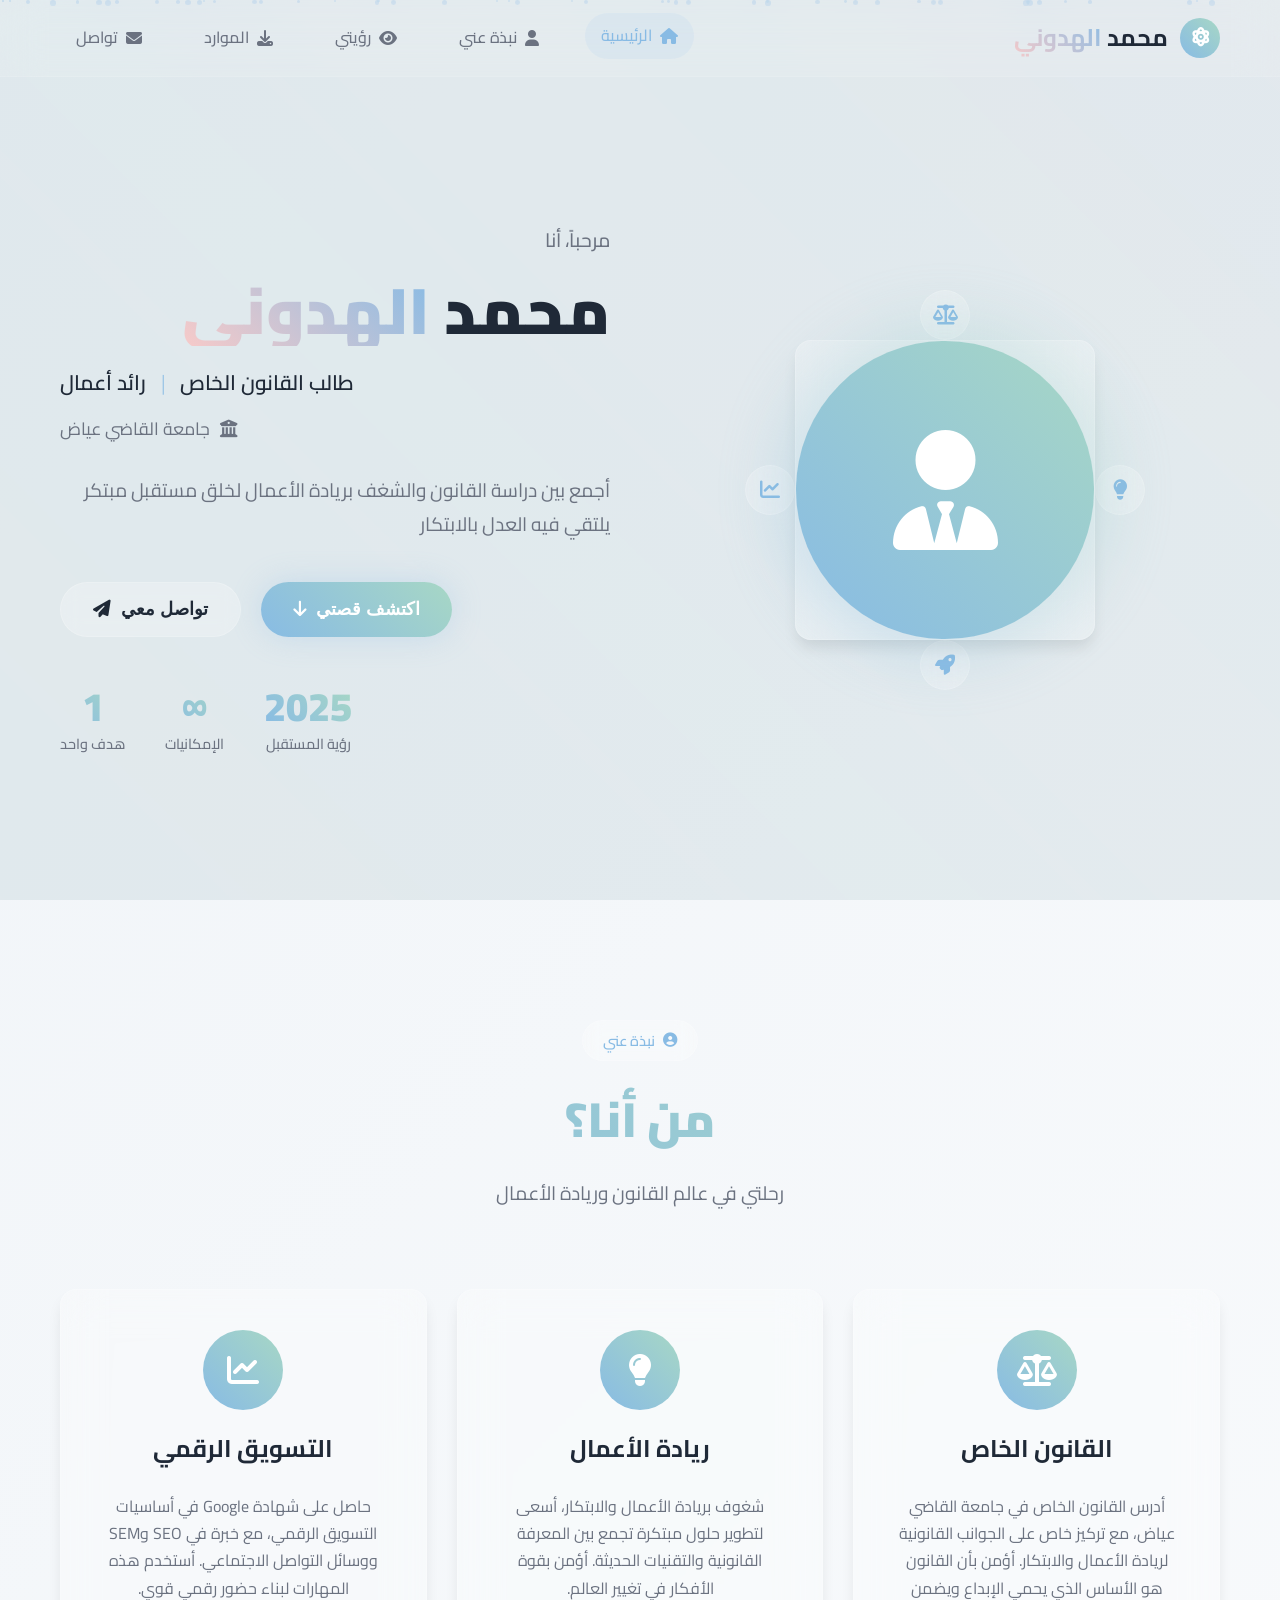
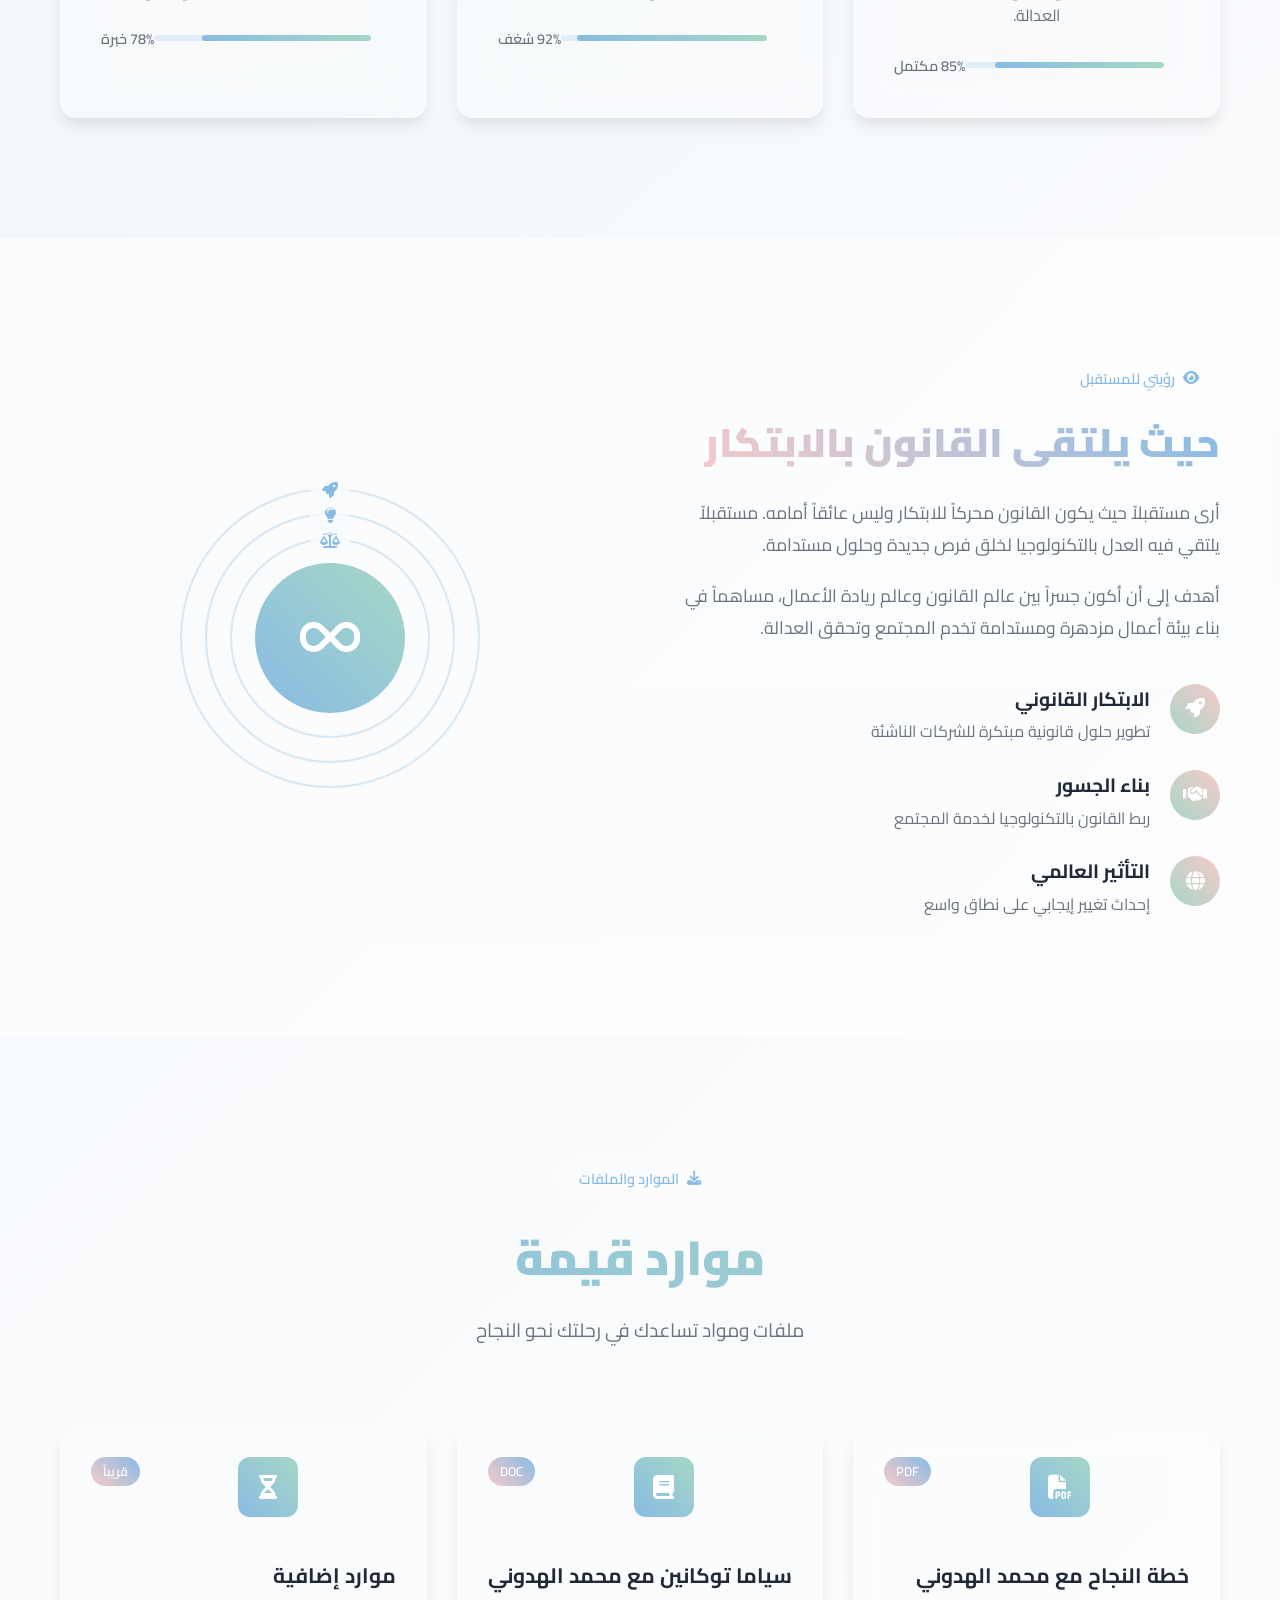
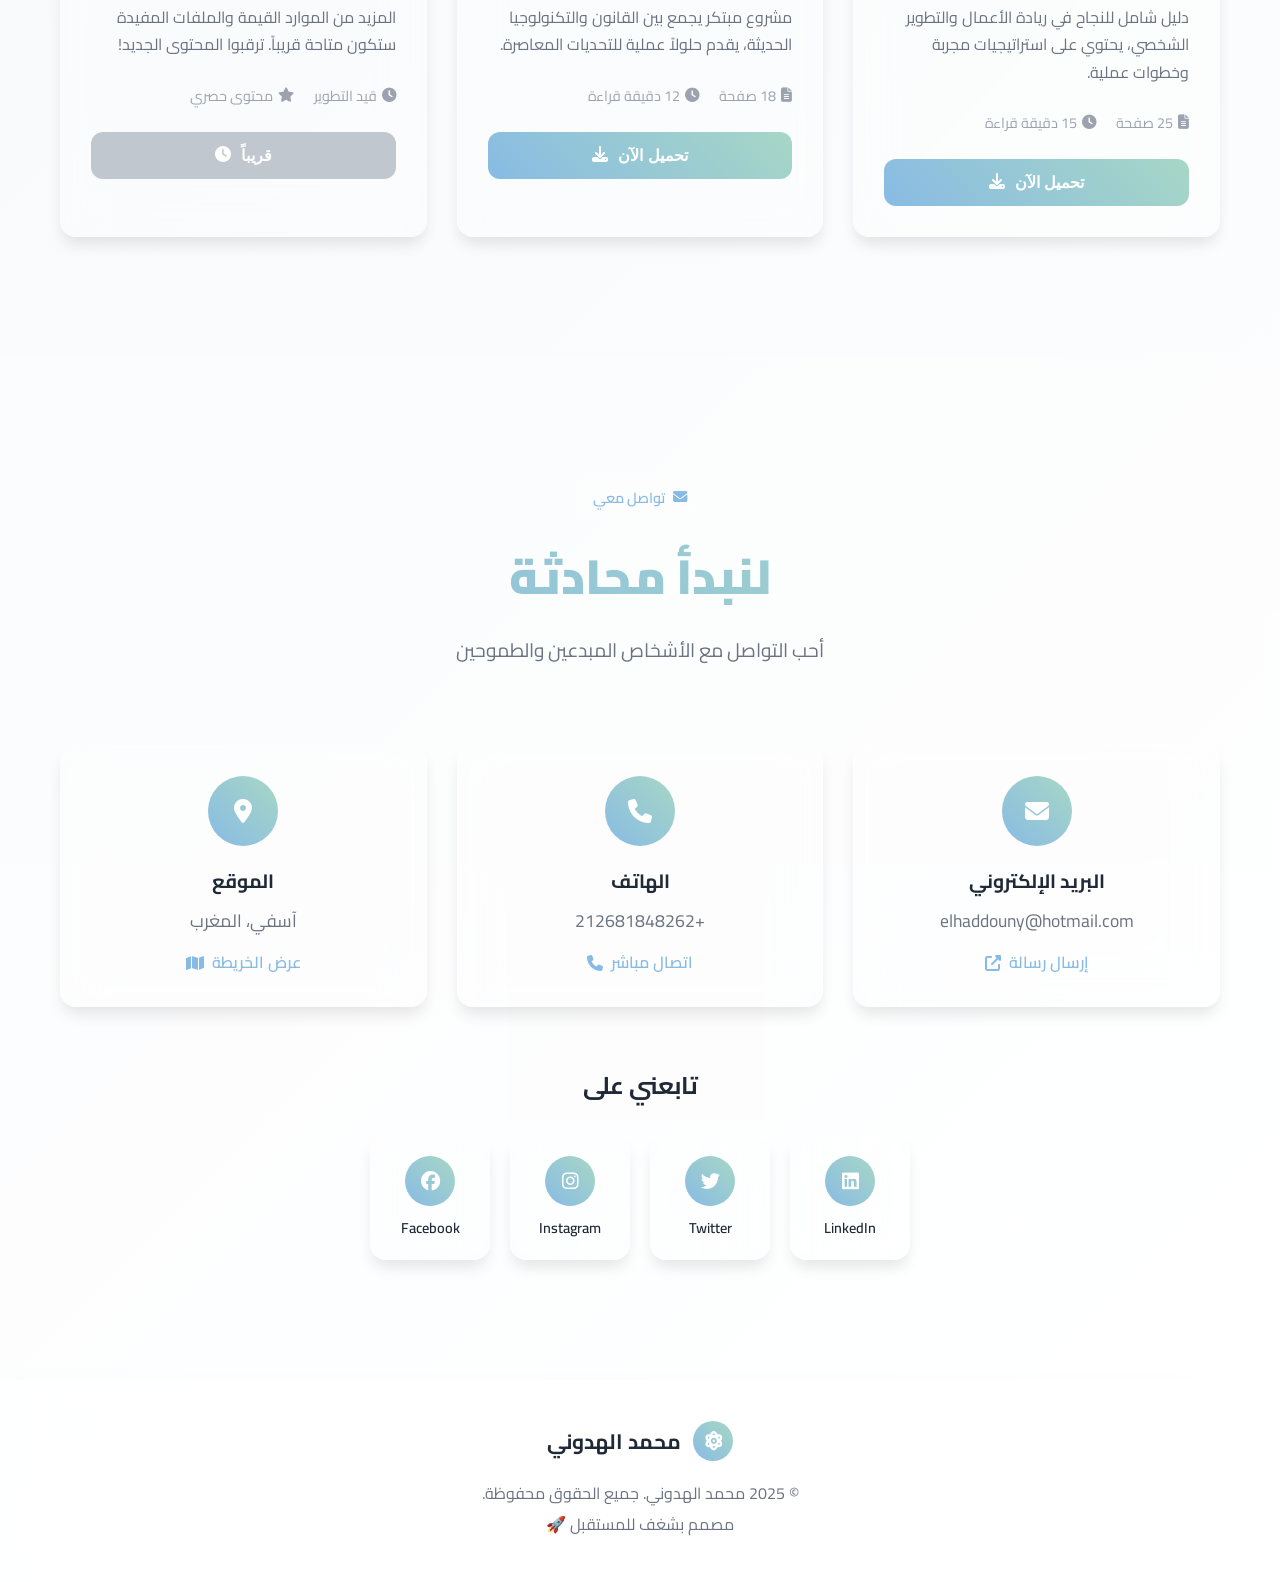
<file: index.html>
<!DOCTYPE html>
<html lang="ar" dir="rtl">
<head>
    <meta charset="UTF-8">
    <meta name="viewport" content="width=device-width, initial-scale=1.0">
    <title>محمد الهدوني - رائد أعمال ومحامٍ مستقبلي</title>
    <link rel="stylesheet" href="style.css">
    <link href="https://fonts.googleapis.com/css2?family=Cairo:wght@300;400;600;700;900&family=Poppins:wght@300;400;600;700;900&display=swap" rel="stylesheet">
    <link rel="stylesheet" href="https://cdnjs.cloudflare.com/ajax/libs/font-awesome/6.4.0/css/all.min.css">
</head>
<body>
    <!-- Background Aurora Effects -->
    <div class="aurora-bg">
        <div class="aurora-layer aurora-1"></div>
        <div class="aurora-layer aurora-2"></div>
        <div class="aurora-layer aurora-3"></div>
    </div>

    <!-- Floating Particles -->
    <div class="particles-container"></div>

    <!-- Navigation -->
    <nav class="navbar glass-nav">
        <div class="nav-container">
            <div class="nav-logo">
                <span class="logo-icon">
                    <i class="fas fa-atom"></i>
                </span>
                <span class="logo-text">محمد <span class="logo-accent">الهدوني</span></span>
            </div>
            <div class="nav-menu">
                <a href="#home" class="nav-link active">
                    <i class="fas fa-home"></i>
                    <span>الرئيسية</span>
                </a>
                <a href="#about" class="nav-link">
                    <i class="fas fa-user"></i>
                    <span>نبذة عني</span>
                </a>
                <a href="#vision" class="nav-link">
                    <i class="fas fa-eye"></i>
                    <span>رؤيتي</span>
                </a>
                <a href="#downloads" class="nav-link">
                    <i class="fas fa-download"></i>
                    <span>الموارد</span>
                </a>
                <a href="#contact" class="nav-link">
                    <i class="fas fa-envelope"></i>
                    <span>تواصل</span>
                </a>
            </div>
            <div class="nav-toggle">
                <span></span>
                <span></span>
                <span></span>
            </div>
        </div>
    </nav>

    <!-- Hero Section -->
    <section id="home" class="hero">
        <div class="hero-container">
            <div class="hero-content">
                <div class="hero-image-container">
                    <div class="hero-image glass-card">
                        <div class="image-placeholder">
                            <i class="fas fa-user-tie"></i>
                        </div>
                        <div class="image-glow"></div>
                    </div>
                    <div class="floating-icons">
                        <div class="floating-icon" style="--delay: 0s;"><i class="fas fa-balance-scale"></i></div>
                        <div class="floating-icon" style="--delay: 1s;"><i class="fas fa-lightbulb"></i></div>
                        <div class="floating-icon" style="--delay: 2s;"><i class="fas fa-rocket"></i></div>
                        <div class="floating-icon" style="--delay: 3s;"><i class="fas fa-chart-line"></i></div>
                    </div>
                </div>
                <div class="hero-text">
                    <div class="hero-greeting">
                        <span class="greeting-text">مرحباً، أنا</span>
                    </div>
                    <h1 class="hero-name">
                        <span class="name-part">محمد</span>
                        <span class="name-part accent">الهدوني</span>
                    </h1>
                    <div class="hero-titles">
                        <div class="title-container">
                            <span class="title-text">طالب القانون الخاص</span>
                            <span class="title-separator">|</span>
                            <span class="title-text">رائد أعمال</span>
                        </div>
                        <div class="university-text">
                            <i class="fas fa-university"></i>
                            <span>جامعة القاضي عياض</span>
                        </div>
                    </div>
                    <div class="hero-description">
                        <p>أجمع بين دراسة القانون والشغف بريادة الأعمال لخلق مستقبل مبتكر يلتقي فيه العدل بالابتكار</p>
                    </div>
                    <div class="hero-buttons">
                        <button class="btn-primary glow-btn" onclick="scrollToSection('about')">
                            <span class="btn-text">اكتشف قصتي</span>
                            <span class="btn-icon"><i class="fas fa-arrow-down"></i></span>
                            <div class="btn-glow"></div>
                        </button>
                        <button class="btn-secondary glass-btn" onclick="scrollToSection('contact')">
                            <span class="btn-text">تواصل معي</span>
                            <span class="btn-icon"><i class="fas fa-paper-plane"></i></span>
                        </button>
                    </div>
                    <div class="hero-stats">
                        <div class="stat-item">
                            <div class="stat-number">2025</div>
                            <div class="stat-label">رؤية المستقبل</div>
                        </div>
                        <div class="stat-item">
                            <div class="stat-number">∞</div>
                            <div class="stat-label">الإمكانيات</div>
                        </div>
                        <div class="stat-item">
                            <div class="stat-number">1</div>
                            <div class="stat-label">هدف واحد</div>
                        </div>
                    </div>
                </div>
            </div>
        </div>
    </section>

    <!-- About Section -->
    <section id="about" class="about">
        <div class="section-container">
            <div class="section-header">
                <div class="section-badge">
                    <i class="fas fa-user-circle"></i>
                    <span>نبذة عني</span>
                </div>
                <h2 class="section-title">من أنا؟</h2>
                <p class="section-subtitle">رحلتي في عالم القانون وريادة الأعمال</p>
            </div>
            
            <div class="about-grid">
                <div class="about-card glass-card" data-aos="fade-up" data-aos-delay="100">
                    <div class="card-header">
                        <div class="card-icon">
                            <i class="fas fa-balance-scale"></i>
                        </div>
                        <h3 class="card-title">القانون الخاص</h3>
                    </div>
                    <div class="card-content">
                        <p>أدرس القانون الخاص في جامعة القاضي عياض، مع تركيز خاص على الجوانب القانونية لريادة الأعمال والابتكار. أؤمن بأن القانون هو الأساس الذي يحمي الإبداع ويضمن العدالة.</p>
                    </div>
                    <div class="card-footer">
                        <div class="progress-bar">
                            <div class="progress-fill" style="width: 85%;"></div>
                        </div>
                        <span class="progress-text">85% مكتمل</span>
                    </div>
                </div>

                <div class="about-card glass-card" data-aos="fade-up" data-aos-delay="200">
                    <div class="card-header">
                        <div class="card-icon">
                            <i class="fas fa-lightbulb"></i>
                        </div>
                        <h3 class="card-title">ريادة الأعمال</h3>
                    </div>
                    <div class="card-content">
                        <p>شغوف بريادة الأعمال والابتكار، أسعى لتطوير حلول مبتكرة تجمع بين المعرفة القانونية والتقنيات الحديثة. أؤمن بقوة الأفكار في تغيير العالم.</p>
                    </div>
                    <div class="card-footer">
                        <div class="progress-bar">
                            <div class="progress-fill" style="width: 92%;"></div>
                        </div>
                        <span class="progress-text">92% شغف</span>
                    </div>
                </div>

                <div class="about-card glass-card" data-aos="fade-up" data-aos-delay="300">
                    <div class="card-header">
                        <div class="card-icon">
                            <i class="fas fa-chart-line"></i>
                        </div>
                        <h3 class="card-title">التسويق الرقمي</h3>
                    </div>
                    <div class="card-content">
                        <p>حاصل على شهادة Google في أساسيات التسويق الرقمي، مع خبرة في SEO وSEM ووسائل التواصل الاجتماعي. أستخدم هذه المهارات لبناء حضور رقمي قوي.</p>
                    </div>
                    <div class="card-footer">
                        <div class="progress-bar">
                            <div class="progress-fill" style="width: 78%;"></div>
                        </div>
                        <span class="progress-text">78% خبرة</span>
                    </div>
                </div>
            </div>
        </div>
    </section>

    <!-- Vision Section -->
    <section id="vision" class="vision">
        <div class="section-container">
            <div class="vision-content">
                <div class="vision-text">
                    <div class="section-badge">
                        <i class="fas fa-eye"></i>
                        <span>رؤيتي للمستقبل</span>
                    </div>
                    <h2 class="vision-title">حيث يلتقي القانون بالابتكار</h2>
                    <div class="vision-description">
                        <p>أرى مستقبلاً حيث يكون القانون محركاً للابتكار وليس عائقاً أمامه. مستقبلاً يلتقي فيه العدل بالتكنولوجيا لخلق فرص جديدة وحلول مستدامة.</p>
                        <p>أهدف إلى أن أكون جسراً بين عالم القانون وعالم ريادة الأعمال، مساهماً في بناء بيئة أعمال مزدهرة ومستدامة تخدم المجتمع وتحقق العدالة.</p>
                    </div>
                    <div class="vision-goals">
                        <div class="goal-item">
                            <div class="goal-icon">
                                <i class="fas fa-rocket"></i>
                            </div>
                            <div class="goal-text">
                                <h4>الابتكار القانوني</h4>
                                <p>تطوير حلول قانونية مبتكرة للشركات الناشئة</p>
                            </div>
                        </div>
                        <div class="goal-item">
                            <div class="goal-icon">
                                <i class="fas fa-handshake"></i>
                            </div>
                            <div class="goal-text">
                                <h4>بناء الجسور</h4>
                                <p>ربط القانون بالتكنولوجيا لخدمة المجتمع</p>
                            </div>
                        </div>
                        <div class="goal-item">
                            <div class="goal-icon">
                                <i class="fas fa-globe"></i>
                            </div>
                            <div class="goal-text">
                                <h4>التأثير العالمي</h4>
                                <p>إحداث تغيير إيجابي على نطاق واسع</p>
                            </div>
                        </div>
                    </div>
                </div>
                <div class="vision-visual">
                    <div class="vision-sphere">
                        <div class="sphere-inner">
                            <div class="sphere-icon">
                                <i class="fas fa-infinity"></i>
                            </div>
                        </div>
                        <div class="orbit orbit-1">
                            <div class="orbit-item"><i class="fas fa-balance-scale"></i></div>
                        </div>
                        <div class="orbit orbit-2">
                            <div class="orbit-item"><i class="fas fa-lightbulb"></i></div>
                        </div>
                        <div class="orbit orbit-3">
                            <div class="orbit-item"><i class="fas fa-rocket"></i></div>
                        </div>
                    </div>
                </div>
            </div>
        </div>
    </section>

    <!-- Downloads Section -->
    <section id="downloads" class="downloads">
        <div class="section-container">
            <div class="section-header">
                <div class="section-badge">
                    <i class="fas fa-download"></i>
                    <span>الموارد والملفات</span>
                </div>
                <h2 class="section-title">موارد قيمة</h2>
                <p class="section-subtitle">ملفات ومواد تساعدك في رحلتك نحو النجاح</p>
            </div>
            
            <div class="downloads-grid">
                <div class="download-card glass-card" data-aos="zoom-in" data-aos-delay="100">
                    <div class="card-header">
                        <div class="card-icon">
                            <i class="fas fa-file-pdf"></i>
                        </div>
                        <div class="card-badge">PDF</div>
                    </div>
                    <div class="card-content">
                        <h3 class="card-title">خطة النجاح مع محمد الهدوني</h3>
                        <p class="card-description">دليل شامل للنجاح في ريادة الأعمال والتطوير الشخصي، يحتوي على استراتيجيات مجربة وخطوات عملية.</p>
                        <div class="card-stats">
                            <span class="stat"><i class="fas fa-file-alt"></i> 25 صفحة</span>
                            <span class="stat"><i class="fas fa-clock"></i> 15 دقيقة قراءة</span>
                        </div>
                    </div>
                    <div class="card-footer">
                        <button class="download-btn" onclick="downloadFile('plan-for-success.pdf')">
                            <span class="btn-text">تحميل الآن</span>
                            <span class="btn-icon"><i class="fas fa-download"></i></span>
                            <div class="btn-ripple"></div>
                        </button>
                    </div>
                </div>

                <div class="download-card glass-card" data-aos="zoom-in" data-aos-delay="200">
                    <div class="card-header">
                        <div class="card-icon">
                            <i class="fas fa-book"></i>
                        </div>
                        <div class="card-badge">DOC</div>
                    </div>
                    <div class="card-content">
                        <h3 class="card-title">سياما توكانين مع محمد الهدوني</h3>
                        <p class="card-description">مشروع مبتكر يجمع بين القانون والتكنولوجيا الحديثة، يقدم حلولاً عملية للتحديات المعاصرة.</p>
                        <div class="card-stats">
                            <span class="stat"><i class="fas fa-file-alt"></i> 18 صفحة</span>
                            <span class="stat"><i class="fas fa-clock"></i> 12 دقيقة قراءة</span>
                        </div>
                    </div>
                    <div class="card-footer">
                        <button class="download-btn" onclick="downloadFile('siama-toukanin.pdf')">
                            <span class="btn-text">تحميل الآن</span>
                            <span class="btn-icon"><i class="fas fa-download"></i></span>
                            <div class="btn-ripple"></div>
                        </button>
                    </div>
                </div>

                <div class="download-card glass-card coming-soon" data-aos="zoom-in" data-aos-delay="300">
                    <div class="card-header">
                        <div class="card-icon">
                            <i class="fas fa-hourglass-half"></i>
                        </div>
                        <div class="card-badge">قريباً</div>
                    </div>
                    <div class="card-content">
                        <h3 class="card-title">موارد إضافية</h3>
                        <p class="card-description">المزيد من الموارد القيمة والملفات المفيدة ستكون متاحة قريباً. ترقبوا المحتوى الجديد!</p>
                        <div class="card-stats">
                            <span class="stat"><i class="fas fa-clock"></i> قيد التطوير</span>
                            <span class="stat"><i class="fas fa-star"></i> محتوى حصري</span>
                        </div>
                    </div>
                    <div class="card-footer">
                        <button class="download-btn disabled">
                            <span class="btn-text">قريباً</span>
                            <span class="btn-icon"><i class="fas fa-clock"></i></span>
                        </button>
                    </div>
                </div>
            </div>
        </div>
    </section>

    <!-- Contact Section -->
    <section id="contact" class="contact">
        <div class="section-container">
            <div class="section-header">
                <div class="section-badge">
                    <i class="fas fa-envelope"></i>
                    <span>تواصل معي</span>
                </div>
                <h2 class="section-title">لنبدأ محادثة</h2>
                <p class="section-subtitle">أحب التواصل مع الأشخاص المبدعين والطموحين</p>
            </div>
            
            <div class="contact-content">
                <div class="contact-info">
                    <div class="contact-card glass-card" data-aos="slide-right" data-aos-delay="100">
                        <div class="contact-icon">
                            <i class="fas fa-envelope"></i>
                        </div>
                        <div class="contact-details">
                            <h4>البريد الإلكتروني</h4>
                            <p>elhaddouny@hotmail.com</p>
                            <a href="mailto:elhaddouny@hotmail.com" class="contact-link">
                                <span>إرسال رسالة</span>
                                <i class="fas fa-external-link-alt"></i>
                            </a>
                        </div>
                    </div>

                    <div class="contact-card glass-card" data-aos="slide-right" data-aos-delay="200">
                        <div class="contact-icon">
                            <i class="fas fa-phone"></i>
                        </div>
                        <div class="contact-details">
                            <h4>الهاتف</h4>
                            <p>+212681848262</p>
                            <a href="tel:+212681848262" class="contact-link">
                                <span>اتصال مباشر</span>
                                <i class="fas fa-phone"></i>
                            </a>
                        </div>
                    </div>

                    <div class="contact-card glass-card" data-aos="slide-right" data-aos-delay="300">
                        <div class="contact-icon">
                            <i class="fas fa-map-marker-alt"></i>
                        </div>
                        <div class="contact-details">
                            <h4>الموقع</h4>
                            <p>آسفي، المغرب</p>
                            <a href="#" class="contact-link">
                                <span>عرض الخريطة</span>
                                <i class="fas fa-map"></i>
                            </a>
                        </div>
                    </div>
                </div>

                <div class="social-section">
                    <h3 class="social-title">تابعني على</h3>
                    <div class="social-links">
                        <a href="#" class="social-link glass-card" data-aos="zoom-in" data-aos-delay="100">
                            <div class="social-icon">
                                <i class="fab fa-linkedin"></i>
                            </div>
                            <span class="social-name">LinkedIn</span>
                        </a>
                        <a href="#" class="social-link glass-card" data-aos="zoom-in" data-aos-delay="200">
                            <div class="social-icon">
                                <i class="fab fa-twitter"></i>
                            </div>
                            <span class="social-name">Twitter</span>
                        </a>
                        <a href="#" class="social-link glass-card" data-aos="zoom-in" data-aos-delay="300">
                            <div class="social-icon">
                                <i class="fab fa-instagram"></i>
                            </div>
                            <span class="social-name">Instagram</span>
                        </a>
                        <a href="#" class="social-link glass-card" data-aos="zoom-in" data-aos-delay="400">
                            <div class="social-icon">
                                <i class="fab fa-facebook"></i>
                            </div>
                            <span class="social-name">Facebook</span>
                        </a>
                    </div>
                </div>
            </div>
        </div>
    </section>

    <!-- Footer -->
    <footer class="footer">
        <div class="footer-container">
            <div class="footer-content">
                <div class="footer-logo">
                    <span class="logo-icon">
                        <i class="fas fa-atom"></i>
                    </span>
                    <span class="logo-text">محمد الهدوني</span>
                </div>
                <div class="footer-text">
                    <p>&copy; 2025 محمد الهدوني. جميع الحقوق محفوظة.</p>
                    <p>مصمم بشغف للمستقبل 🚀</p>
                </div>
            </div>
        </div>
    </footer>

    <!-- Scripts -->
    <script src="https://unpkg.com/aos@2.3.1/dist/aos.js"></script>
    <script src="script.js"></script>
</body>
</html>
</file>
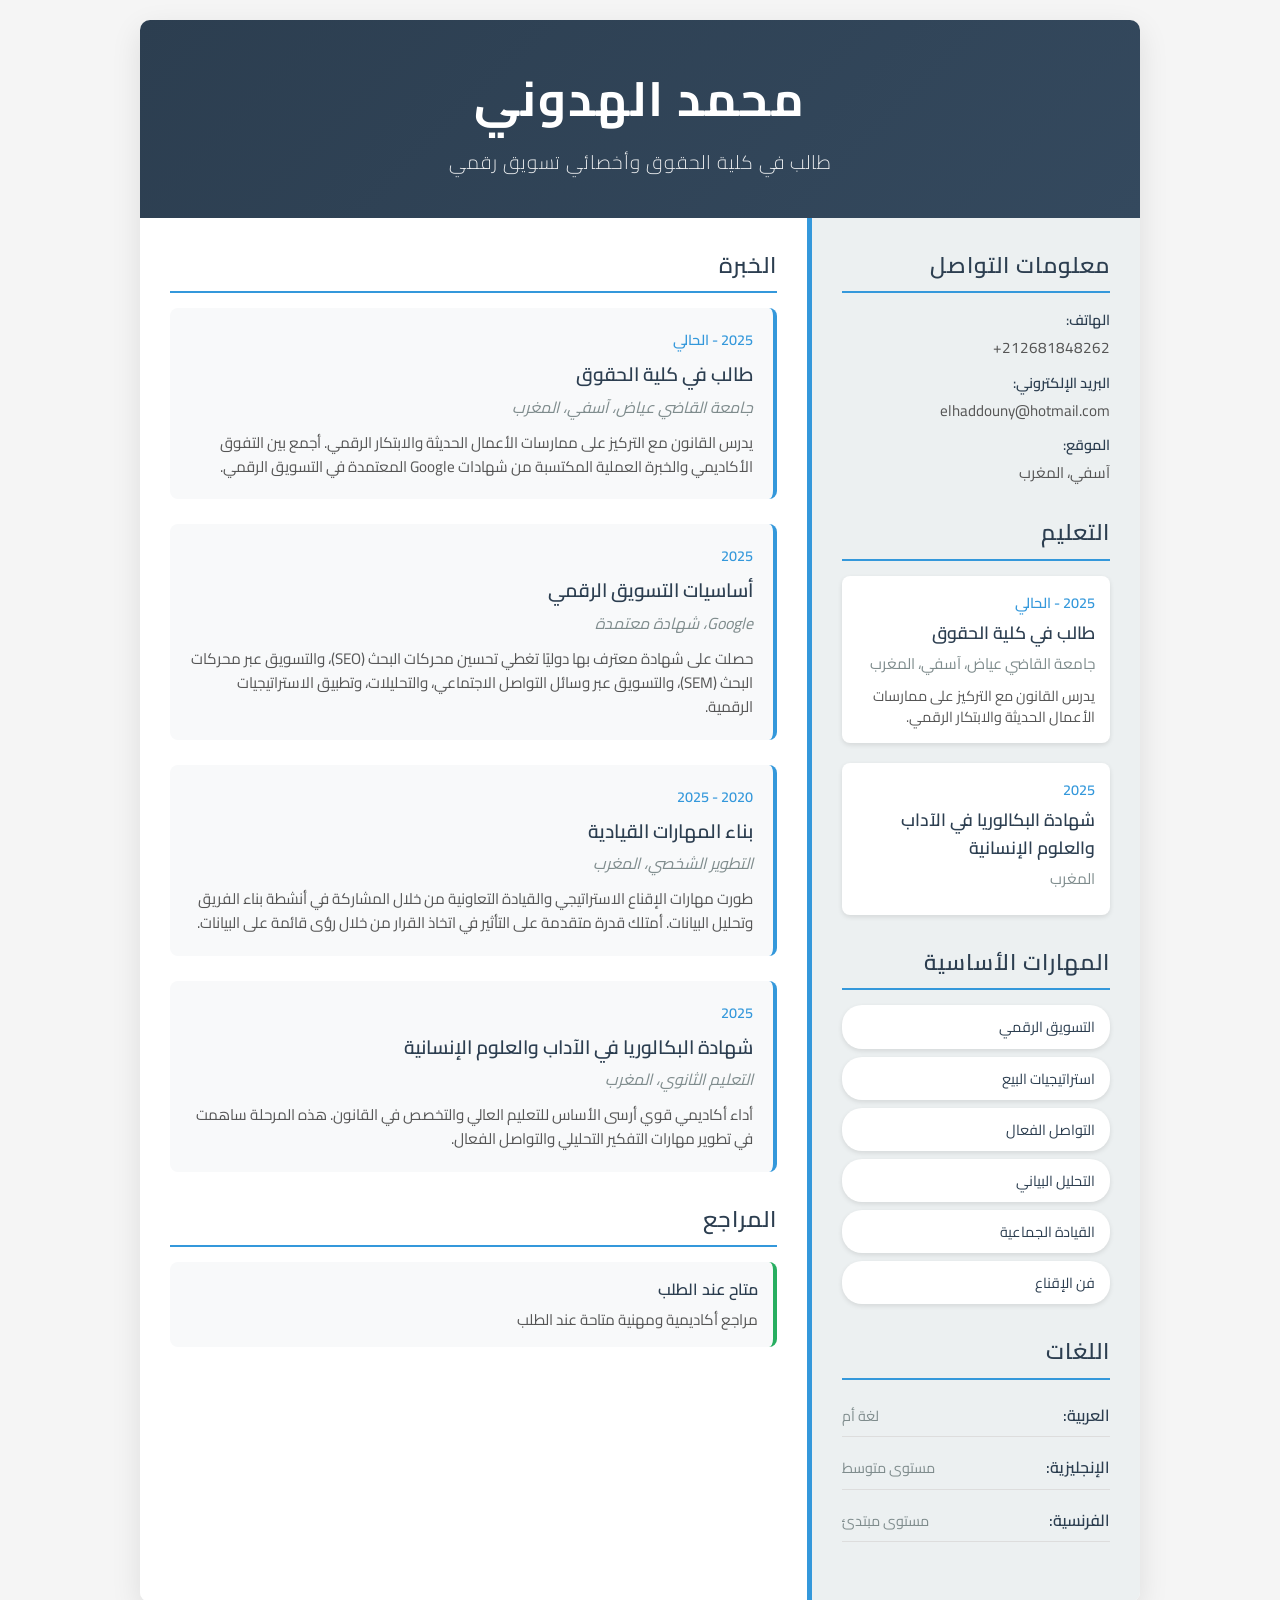
<file: cv_template.html>
<!DOCTYPE html>
<html lang="ar" dir="rtl">
<head>
    <meta charset="UTF-8">
    <meta name="viewport" content="width=device-width, initial-scale=1.0">
    <title>محمد الهدوني - السيرة الذاتية</title>
    <link rel="stylesheet" href="cv_styles.css">
    <link href="https://fonts.googleapis.com/css2?family=Cairo:wght@300;400;600;700&display=swap" rel="stylesheet">
</head>
<body>
    <div class="cv-container">
        <!-- Header Section -->
        <header class="header">
            <div class="header-content">
                <h1 class="name">محمد الهدوني</h1>
                <p class="title">طالب في كلية الحقوق وأخصائي تسويق رقمي</p>
            </div>
        </header>

        <!-- Main Content -->
        <div class="main-content">
            <!-- Left Column -->
            <aside class="left-column">
                <!-- Contact Information -->
                <section class="section">
                    <h2 class="section-title">معلومات التواصل</h2>
                    <div class="contact-info">
                        <div class="contact-item">
                            <span class="label">الهاتف:</span>
                            <span class="value">212681848262+</span>
                        </div>
                        <div class="contact-item">
                            <span class="label">البريد الإلكتروني:</span>
                            <span class="value">elhaddouny@hotmail.com</span>
                        </div>
                        <div class="contact-item">
                            <span class="label">الموقع:</span>
                            <span class="value">آسفي، المغرب</span>
                        </div>
                    </div>
                </section>

                <!-- Education -->
                <section class="section">
                    <h2 class="section-title">التعليم</h2>
                    <div class="education-item">
                        <div class="period">2025 - الحالي</div>
                        <div class="degree">طالب في كلية الحقوق</div>
                        <div class="institution">جامعة القاضي عياض، آسفي، المغرب</div>
                        <div class="description">يدرس القانون مع التركيز على ممارسات الأعمال الحديثة والابتكار الرقمي.</div>
                    </div>
                    <div class="education-item">
                        <div class="period">2025</div>
                        <div class="degree">شهادة البكالوريا في الآداب والعلوم الإنسانية</div>
                        <div class="institution">المغرب</div>
                    </div>
                </section>

                <!-- Skills -->
                <section class="section">
                    <h2 class="section-title">المهارات الأساسية</h2>
                    <div class="skills-list">
                        <div class="skill-item">التسويق الرقمي</div>
                        <div class="skill-item">استراتيجيات البيع</div>
                        <div class="skill-item">التواصل الفعال</div>
                        <div class="skill-item">التحليل البياني</div>
                        <div class="skill-item">القيادة الجماعية</div>
                        <div class="skill-item">فن الإقناع</div>
                    </div>
                </section>

                <!-- Languages -->
                <section class="section">
                    <h2 class="section-title">اللغات</h2>
                    <div class="languages-list">
                        <div class="language-item">
                            <span class="language">العربية:</span>
                            <span class="level">لغة أم</span>
                        </div>
                        <div class="language-item">
                            <span class="language">الإنجليزية:</span>
                            <span class="level">مستوى متوسط</span>
                        </div>
                        <div class="language-item">
                            <span class="language">الفرنسية:</span>
                            <span class="level">مستوى مبتدئ</span>
                        </div>
                    </div>
                </section>
            </aside>

            <!-- Right Column -->
            <main class="right-column">
                <!-- Experience -->
                <section class="section">
                    <h2 class="section-title">الخبرة</h2>
                    
                    <div class="experience-item">
                        <div class="period">2025 - الحالي</div>
                        <div class="position">طالب في كلية الحقوق</div>
                        <div class="company">جامعة القاضي عياض، آسفي، المغرب</div>
                        <div class="description">
                            يدرس القانون مع التركيز على ممارسات الأعمال الحديثة والابتكار الرقمي. أجمع بين التفوق الأكاديمي والخبرة العملية المكتسبة من شهادات Google المعتمدة في التسويق الرقمي.
                        </div>
                    </div>

                    <div class="experience-item">
                        <div class="period">2025</div>
                        <div class="position">أساسيات التسويق الرقمي</div>
                        <div class="company">Google، شهادة معتمدة</div>
                        <div class="description">
                            حصلت على شهادة معترف بها دوليًا تغطي تحسين محركات البحث (SEO)، والتسويق عبر محركات البحث (SEM)، والتسويق عبر وسائل التواصل الاجتماعي، والتحليلات، وتطبيق الاستراتيجيات الرقمية.
                        </div>
                    </div>

                    <div class="experience-item">
                        <div class="period">2020 - 2025</div>
                        <div class="position">بناء المهارات القيادية</div>
                        <div class="company">التطوير الشخصي، المغرب</div>
                        <div class="description">
                            طورت مهارات الإقناع الاستراتيجي والقيادة التعاونية من خلال المشاركة في أنشطة بناء الفريق وتحليل البيانات. أمتلك قدرة متقدمة على التأثير في اتخاذ القرار من خلال رؤى قائمة على البيانات.
                        </div>
                    </div>

                    <div class="experience-item">
                        <div class="period">2025</div>
                        <div class="position">شهادة البكالوريا في الآداب والعلوم الإنسانية</div>
                        <div class="company">التعليم الثانوي، المغرب</div>
                        <div class="description">
                            أداء أكاديمي قوي أرسى الأساس للتعليم العالي والتخصص في القانون. هذه المرحلة ساهمت في تطوير مهارات التفكير التحليلي والتواصل الفعال.
                        </div>
                    </div>
                </section>

                <!-- References -->
                <section class="section">
                    <h2 class="section-title">المراجع</h2>
                    <div class="references">
                        <div class="reference-item">
                            <div class="reference-title">متاح عند الطلب</div>
                            <div class="reference-description">مراجع أكاديمية ومهنية متاحة عند الطلب</div>
                        </div>
                    </div>
                </section>
            </main>
        </div>
    </div>
</body>
</html>
</file>
<file: style.css>
/* Reset and Base Styles */
* {
    margin: 0;
    padding: 0;
    box-sizing: border-box;
}

:root {
    /* Modern Aurora Color Palette */
    --primary-bg: linear-gradient(135deg, #f0f4f8 0%, #ffffff 100%);
    --secondary-bg: rgba(255, 255, 255, 0.9);
    --glass-bg: rgba(255, 255, 255, 0.25);
    --glass-border: rgba(255, 255, 255, 0.18);
    
    /* Aurora Colors */
    --aurora-1: linear-gradient(45deg, #88bbe4, #a7d7c5);
    --aurora-2: linear-gradient(45deg, #f7cac9, #88bbe4);
    --aurora-3: linear-gradient(45deg, #a7d7c5, #f7cac9);
    
    /* Main Colors */
    --primary-color: #88bbe4;
    --secondary-color: #a7d7c5;
    --accent-color: #f7cac9;
    --success-color: #10b981;
    --warning-color: #f59e0b;
    --error-color: #ef4444;
    
    /* Text Colors */
    --text-primary: #1f2937;
    --text-secondary: #6b7280;
    --text-light: #9ca3af;
    --text-white: #ffffff;
    
    /* Fonts */
    --font-primary: 'Cairo', sans-serif;
    --font-secondary: 'Poppins', sans-serif;
    
    /* Spacing */
    --section-padding: 120px 0;
    --container-padding: 0 20px;
    
    /* Shadows */
    --shadow-sm: 0 1px 2px 0 rgba(0, 0, 0, 0.05);
    --shadow-md: 0 4px 6px -1px rgba(0, 0, 0, 0.1);
    --shadow-lg: 0 10px 15px -3px rgba(0, 0, 0, 0.1);
    --shadow-xl: 0 20px 25px -5px rgba(0, 0, 0, 0.1);
    --shadow-glow: 0 0 30px rgba(136, 187, 228, 0.3);
    
    /* Border Radius */
    --radius-sm: 8px;
    --radius-md: 12px;
    --radius-lg: 16px;
    --radius-xl: 24px;
    --radius-full: 50px;
}

html {
    scroll-behavior: smooth;
    scroll-padding-top: 80px;
}

body {
    font-family: var(--font-primary);
    background: var(--primary-bg);
    color: var(--text-primary);
    line-height: 1.6;
    overflow-x: hidden;
    position: relative;
}

/* Aurora Background */
.aurora-bg {
    position: fixed;
    top: 0;
    left: 0;
    width: 100%;
    height: 100%;
    z-index: -2;
    overflow: hidden;
}

.aurora-layer {
    position: absolute;
    width: 200%;
    height: 200%;
    opacity: 0.1;
    animation: aurora-float 20s ease-in-out infinite;
}

.aurora-1 {
    background: var(--aurora-1);
    top: -50%;
    left: -50%;
    animation-delay: 0s;
    border-radius: 50%;
    filter: blur(60px);
}

.aurora-2 {
    background: var(--aurora-2);
    top: -30%;
    right: -50%;
    animation-delay: 7s;
    border-radius: 50%;
    filter: blur(80px);
}

.aurora-3 {
    background: var(--aurora-3);
    bottom: -50%;
    left: -30%;
    animation-delay: 14s;
    border-radius: 50%;
    filter: blur(70px);
}

@keyframes aurora-float {
    0%, 100% { transform: translate(0, 0) rotate(0deg) scale(1); }
    25% { transform: translate(30px, -30px) rotate(90deg) scale(1.1); }
    50% { transform: translate(-20px, 20px) rotate(180deg) scale(0.9); }
    75% { transform: translate(20px, 30px) rotate(270deg) scale(1.05); }
}

/* Particles */
.particles-container {
    position: fixed;
    top: 0;
    left: 0;
    width: 100%;
    height: 100%;
    z-index: -1;
    pointer-events: none;
}

.particle {
    position: absolute;
    width: 4px;
    height: 4px;
    background: var(--primary-color);
    border-radius: 50%;
    opacity: 0.6;
    animation: particle-float 15s linear infinite;
}

@keyframes particle-float {
    0% {
        transform: translateY(100vh) translateX(0);
        opacity: 0;
    }
    10% {
        opacity: 0.6;
    }
    90% {
        opacity: 0.6;
    }
    100% {
        transform: translateY(-100px) translateX(var(--random-x, 0));
        opacity: 0;
    }
}

/* Glass Effect */
.glass-card {
    background: var(--glass-bg);
    backdrop-filter: blur(20px);
    -webkit-backdrop-filter: blur(20px);
    border: 1px solid var(--glass-border);
    border-radius: var(--radius-lg);
    box-shadow: var(--shadow-lg);
    transition: all 0.3s cubic-bezier(0.4, 0, 0.2, 1);
}

.glass-card:hover {
    background: rgba(255, 255, 255, 0.35);
    border-color: rgba(255, 255, 255, 0.3);
    box-shadow: var(--shadow-xl);
    transform: translateY(-5px);
}

/* Navigation */
.navbar {
    position: fixed;
    top: 0;
    width: 100%;
    z-index: 1000;
    padding: 15px 0;
    transition: all 0.3s ease;
}

.glass-nav {
    background: rgba(255, 255, 255, 0.1);
    backdrop-filter: blur(20px);
    -webkit-backdrop-filter: blur(20px);
    border-bottom: 1px solid rgba(255, 255, 255, 0.1);
}

.nav-container {
    max-width: 1200px;
    margin: 0 auto;
    padding: var(--container-padding);
    display: flex;
    justify-content: space-between;
    align-items: center;
}

.nav-logo {
    display: flex;
    align-items: center;
    gap: 12px;
    font-size: 1.5rem;
    font-weight: 700;
    color: var(--text-primary);
    text-decoration: none;
}

.logo-icon {
    width: 40px;
    height: 40px;
    background: var(--aurora-1);
    border-radius: 50%;
    display: flex;
    align-items: center;
    justify-content: center;
    color: white;
    font-size: 1.2rem;
    animation: logo-pulse 2s ease-in-out infinite;
}

@keyframes logo-pulse {
    0%, 100% { transform: scale(1); }
    50% { transform: scale(1.05); }
}

.logo-accent {
    background: var(--aurora-2);
    -webkit-background-clip: text;
    -webkit-text-fill-color: transparent;
    background-clip: text;
}

.nav-menu {
    display: flex;
    gap: 30px;
    align-items: center;
}

.nav-link {
    display: flex;
    align-items: center;
    gap: 8px;
    padding: 10px 16px;
    border-radius: var(--radius-full);
    text-decoration: none;
    color: var(--text-secondary);
    font-weight: 500;
    transition: all 0.3s ease;
    position: relative;
    overflow: hidden;
}

.nav-link:hover,
.nav-link.active {
    color: var(--primary-color);
    background: rgba(136, 187, 228, 0.1);
    transform: translateY(-2px);
}

.nav-link::before {
    content: '';
    position: absolute;
    top: 0;
    left: -100%;
    width: 100%;
    height: 100%;
    background: linear-gradient(90deg, transparent, rgba(255, 255, 255, 0.2), transparent);
    transition: left 0.5s;
}

.nav-link:hover::before {
    left: 100%;
}

.nav-toggle {
    display: none;
    flex-direction: column;
    gap: 4px;
    cursor: pointer;
}

.nav-toggle span {
    width: 25px;
    height: 3px;
    background: var(--text-primary);
    border-radius: 2px;
    transition: all 0.3s ease;
}

/* Hero Section */
.hero {
    min-height: 100vh;
    display: flex;
    align-items: center;
    position: relative;
    padding-top: 80px;
}

.hero-container {
    max-width: 1200px;
    margin: 0 auto;
    padding: var(--container-padding);
    width: 100%;
}

.hero-content {
    display: grid;
    grid-template-columns: 1fr 1fr;
    gap: 60px;
    align-items: center;
}

.hero-image-container {
    position: relative;
    display: flex;
    justify-content: center;
    align-items: center;
}

.hero-image {
    width: 300px;
    height: 300px;
    position: relative;
    z-index: 2;
}

.image-placeholder {
    width: 100%;
    height: 100%;
    border-radius: 50%;
    background: var(--aurora-1);
    display: flex;
    align-items: center;
    justify-content: center;
    font-size: 120px;
    color: white;
    position: relative;
    overflow: hidden;
    animation: hero-image-float 6s ease-in-out infinite;
}

@keyframes hero-image-float {
    0%, 100% { transform: translateY(0) rotate(0deg); }
    50% { transform: translateY(-20px) rotate(5deg); }
}

.image-glow {
    position: absolute;
    top: -20px;
    left: -20px;
    right: -20px;
    bottom: -20px;
    background: var(--aurora-1);
    border-radius: 50%;
    filter: blur(30px);
    opacity: 0.3;
    z-index: -1;
    animation: glow-pulse 3s ease-in-out infinite;
}

@keyframes glow-pulse {
    0%, 100% { opacity: 0.3; transform: scale(1); }
    50% { opacity: 0.6; transform: scale(1.1); }
}

.floating-icons {
    position: absolute;
    width: 400px;
    height: 400px;
    top: 50%;
    left: 50%;
    transform: translate(-50%, -50%);
}

.floating-icon {
    position: absolute;
    width: 50px;
    height: 50px;
    background: var(--glass-bg);
    backdrop-filter: blur(10px);
    border: 1px solid var(--glass-border);
    border-radius: 50%;
    display: flex;
    align-items: center;
    justify-content: center;
    font-size: 20px;
    color: var(--primary-color);
    animation: float-orbit 10s linear infinite;
    animation-delay: var(--delay);
}

.floating-icon:nth-child(1) {
    top: 0;
    left: 50%;
    transform: translateX(-50%);
}

.floating-icon:nth-child(2) {
    top: 50%;
    right: 0;
    transform: translateY(-50%);
}

.floating-icon:nth-child(3) {
    bottom: 0;
    left: 50%;
    transform: translateX(-50%);
}

.floating-icon:nth-child(4) {
    top: 50%;
    left: 0;
    transform: translateY(-50%);
}

@keyframes float-orbit {
    0% { transform: rotate(0deg) translateX(200px) rotate(0deg); }
    100% { transform: rotate(360deg) translateX(200px) rotate(-360deg); }
}

.hero-text {
    text-align: right;
}

.hero-greeting {
    margin-bottom: 20px;
}

.greeting-text {
    font-size: 1.2rem;
    color: var(--text-secondary);
    font-weight: 500;
}

.hero-name {
    font-size: 4rem;
    font-weight: 900;
    margin-bottom: 20px;
    line-height: 1.1;
}

.name-part {
    display: inline-block;
    animation: name-reveal 1s ease-out forwards;
    opacity: 0;
    transform: translateY(30px);
}

.name-part:nth-child(1) {
    animation-delay: 0.2s;
}

.name-part:nth-child(2) {
    animation-delay: 0.4s;
}

.name-part.accent {
    background: var(--aurora-2);
    -webkit-background-clip: text;
    -webkit-text-fill-color: transparent;
    background-clip: text;
}

@keyframes name-reveal {
    to {
        opacity: 1;
        transform: translateY(0);
    }
}

.hero-titles {
    margin-bottom: 30px;
}

.title-container {
    display: flex;
    align-items: center;
    justify-content: flex-end;
    gap: 15px;
    margin-bottom: 15px;
    font-size: 1.3rem;
    font-weight: 600;
    color: var(--text-primary);
}

.title-separator {
    color: var(--primary-color);
    font-weight: 300;
}

.university-text {
    display: flex;
    align-items: center;
    justify-content: flex-end;
    gap: 10px;
    color: var(--text-secondary);
    font-size: 1.1rem;
}

.hero-description {
    margin-bottom: 40px;
}

.hero-description p {
    font-size: 1.2rem;
    color: var(--text-secondary);
    line-height: 1.8;
}

.hero-buttons {
    display: flex;
    gap: 20px;
    justify-content: flex-end;
    margin-bottom: 50px;
}

.btn-primary,
.btn-secondary {
    display: flex;
    align-items: center;
    gap: 10px;
    padding: 16px 32px;
    border: none;
    border-radius: var(--radius-full);
    font-size: 1.1rem;
    font-weight: 600;
    cursor: pointer;
    transition: all 0.3s cubic-bezier(0.4, 0, 0.2, 1);
    position: relative;
    overflow: hidden;
    text-decoration: none;
}

.glow-btn {
    background: var(--aurora-1);
    color: white;
    box-shadow: var(--shadow-glow);
    position: relative;
}

.glow-btn:hover {
    transform: translateY(-3px) scale(1.02);
    box-shadow: 0 0 40px rgba(136, 187, 228, 0.5);
}

.btn-glow {
    position: absolute;
    top: 0;
    left: -100%;
    width: 100%;
    height: 100%;
    background: linear-gradient(90deg, transparent, rgba(255, 255, 255, 0.3), transparent);
    transition: left 0.6s;
}

.glow-btn:hover .btn-glow {
    left: 100%;
}

.glass-btn {
    background: var(--glass-bg);
    backdrop-filter: blur(10px);
    border: 1px solid var(--glass-border);
    color: var(--text-primary);
}

.glass-btn:hover {
    background: rgba(255, 255, 255, 0.4);
    transform: translateY(-3px);
}

.hero-stats {
    display: flex;
    gap: 40px;
    justify-content: flex-end;
}

.stat-item {
    text-align: center;
}

.stat-number {
    font-size: 2.5rem;
    font-weight: 900;
    background: var(--aurora-1);
    -webkit-background-clip: text;
    -webkit-text-fill-color: transparent;
    background-clip: text;
    line-height: 1;
    margin-bottom: 5px;
}

.stat-label {
    font-size: 0.9rem;
    color: var(--text-secondary);
    font-weight: 500;
}

/* Section Styles */
.section-container {
    max-width: 1200px;
    margin: 0 auto;
    padding: var(--container-padding);
}

.section-header {
    text-align: center;
    margin-bottom: 80px;
}

.section-badge {
    display: inline-flex;
    align-items: center;
    gap: 8px;
    padding: 8px 20px;
    background: var(--glass-bg);
    backdrop-filter: blur(10px);
    border: 1px solid var(--glass-border);
    border-radius: var(--radius-full);
    color: var(--primary-color);
    font-size: 0.9rem;
    font-weight: 600;
    margin-bottom: 20px;
}

.section-title {
    font-size: 3rem;
    font-weight: 900;
    margin-bottom: 20px;
    background: var(--aurora-1);
    -webkit-background-clip: text;
    -webkit-text-fill-color: transparent;
    background-clip: text;
}

.section-subtitle {
    font-size: 1.2rem;
    color: var(--text-secondary);
    max-width: 600px;
    margin: 0 auto;
    line-height: 1.6;
}

/* About Section */
.about {
    padding: var(--section-padding);
}

.about-grid {
    display: grid;
    grid-template-columns: repeat(auto-fit, minmax(350px, 1fr));
    gap: 30px;
}

.about-card {
    padding: 40px;
    text-align: center;
    transition: all 0.3s ease;
}

.about-card:hover {
    transform: translateY(-10px) rotateY(5deg);
}

.card-header {
    margin-bottom: 25px;
}

.card-icon {
    width: 80px;
    height: 80px;
    background: var(--aurora-1);
    border-radius: 50%;
    display: flex;
    align-items: center;
    justify-content: center;
    font-size: 2rem;
    color: white;
    margin: 0 auto 20px;
    animation: icon-bounce 2s ease-in-out infinite;
}

@keyframes icon-bounce {
    0%, 100% { transform: translateY(0); }
    50% { transform: translateY(-10px); }
}

.card-title {
    font-size: 1.5rem;
    font-weight: 700;
    color: var(--text-primary);
    margin-bottom: 15px;
}

.card-content p {
    color: var(--text-secondary);
    line-height: 1.7;
    margin-bottom: 25px;
}

.card-footer {
    display: flex;
    align-items: center;
    justify-content: space-between;
}

.progress-bar {
    flex: 1;
    height: 6px;
    background: rgba(136, 187, 228, 0.2);
    border-radius: 3px;
    overflow: hidden;
    margin-right: 15px;
}

.progress-fill {
    height: 100%;
    background: var(--aurora-1);
    border-radius: 3px;
    animation: progress-fill 2s ease-out;
}

@keyframes progress-fill {
    from { width: 0; }
}

.progress-text {
    font-size: 0.9rem;
    color: var(--text-secondary);
    font-weight: 600;
}

/* Vision Section */
.vision {
    padding: var(--section-padding);
    background: rgba(255, 255, 255, 0.5);
}

.vision-content {
    display: grid;
    grid-template-columns: 1fr 1fr;
    gap: 80px;
    align-items: center;
}

.vision-title {
    font-size: 2.5rem;
    font-weight: 900;
    margin-bottom: 30px;
    background: var(--aurora-2);
    -webkit-background-clip: text;
    -webkit-text-fill-color: transparent;
    background-clip: text;
    line-height: 1.2;
}

.vision-description {
    margin-bottom: 40px;
}

.vision-description p {
    font-size: 1.1rem;
    color: var(--text-secondary);
    line-height: 1.8;
    margin-bottom: 20px;
}

.vision-goals {
    display: flex;
    flex-direction: column;
    gap: 25px;
}

.goal-item {
    display: flex;
    align-items: flex-start;
    gap: 20px;
}

.goal-icon {
    width: 50px;
    height: 50px;
    background: var(--aurora-3);
    border-radius: 50%;
    display: flex;
    align-items: center;
    justify-content: center;
    font-size: 1.2rem;
    color: white;
    flex-shrink: 0;
}

.goal-text h4 {
    font-size: 1.2rem;
    font-weight: 700;
    color: var(--text-primary);
    margin-bottom: 5px;
}

.goal-text p {
    color: var(--text-secondary);
    line-height: 1.6;
}

.vision-visual {
    display: flex;
    justify-content: center;
    align-items: center;
}

.vision-sphere {
    position: relative;
    width: 300px;
    height: 300px;
}

.sphere-inner {
    width: 150px;
    height: 150px;
    background: var(--aurora-1);
    border-radius: 50%;
    display: flex;
    align-items: center;
    justify-content: center;
    position: absolute;
    top: 50%;
    left: 50%;
    transform: translate(-50%, -50%);
    animation: sphere-pulse 3s ease-in-out infinite;
}

@keyframes sphere-pulse {
    0%, 100% { transform: translate(-50%, -50%) scale(1); }
    50% { transform: translate(-50%, -50%) scale(1.1); }
}

.sphere-icon {
    font-size: 3rem;
    color: white;
}

.orbit {
    position: absolute;
    border: 2px solid rgba(136, 187, 228, 0.3);
    border-radius: 50%;
    animation: orbit-rotate 15s linear infinite;
}

.orbit-1 {
    width: 200px;
    height: 200px;
    top: 50px;
    left: 50px;
}

.orbit-2 {
    width: 250px;
    height: 250px;
    top: 25px;
    left: 25px;
    animation-delay: 5s;
}

.orbit-3 {
    width: 300px;
    height: 300px;
    top: 0;
    left: 0;
    animation-delay: 10s;
}

@keyframes orbit-rotate {
    from { transform: rotate(0deg); }
    to { transform: rotate(360deg); }
}

.orbit-item {
    position: absolute;
    width: 40px;
    height: 40px;
    background: var(--glass-bg);
    backdrop-filter: blur(10px);
    border: 1px solid var(--glass-border);
    border-radius: 50%;
    display: flex;
    align-items: center;
    justify-content: center;
    color: var(--primary-color);
    top: -20px;
    left: 50%;
    transform: translateX(-50%);
    animation: orbit-item-counter 15s linear infinite;
}

@keyframes orbit-item-counter {
    from { transform: translateX(-50%) rotate(0deg); }
    to { transform: translateX(-50%) rotate(-360deg); }
}

/* Downloads Section */
.downloads {
    padding: var(--section-padding);
}

.downloads-grid {
    display: grid;
    grid-template-columns: repeat(auto-fit, minmax(350px, 1fr));
    gap: 30px;
}

.download-card {
    padding: 30px;
    transition: all 0.3s ease;
    position: relative;
    overflow: hidden;
}

.download-card:hover {
    transform: translateY(-10px);
}

.download-card .card-header {
    display: flex;
    justify-content: space-between;
    align-items: flex-start;
    margin-bottom: 25px;
}

.download-card .card-icon {
    width: 60px;
    height: 60px;
    background: var(--aurora-1);
    border-radius: var(--radius-md);
    display: flex;
    align-items: center;
    justify-content: center;
    font-size: 1.5rem;
    color: white;
}

.card-badge {
    padding: 4px 12px;
    background: var(--aurora-2);
    color: white;
    border-radius: var(--radius-full);
    font-size: 0.8rem;
    font-weight: 600;
}

.download-card .card-title {
    font-size: 1.3rem;
    font-weight: 700;
    color: var(--text-primary);
    margin-bottom: 15px;
    line-height: 1.3;
}

.card-description {
    color: var(--text-secondary);
    line-height: 1.6;
    margin-bottom: 20px;
}

.card-stats {
    display: flex;
    gap: 20px;
    margin-bottom: 25px;
}

.stat {
    display: flex;
    align-items: center;
    gap: 5px;
    font-size: 0.9rem;
    color: var(--text-light);
}

.download-btn {
    width: 100%;
    display: flex;
    align-items: center;
    justify-content: center;
    gap: 10px;
    padding: 14px 24px;
    background: var(--aurora-1);
    color: white;
    border: none;
    border-radius: var(--radius-md);
    font-size: 1rem;
    font-weight: 600;
    cursor: pointer;
    transition: all 0.3s ease;
    position: relative;
    overflow: hidden;
}

.download-btn:hover {
    background: var(--aurora-2);
    transform: translateY(-2px);
    box-shadow: var(--shadow-lg);
}

.download-btn.disabled {
    background: var(--text-light);
    cursor: not-allowed;
    opacity: 0.6;
}

.download-btn.disabled:hover {
    transform: none;
    box-shadow: none;
}

.btn-ripple {
    position: absolute;
    top: 0;
    left: -100%;
    width: 100%;
    height: 100%;
    background: linear-gradient(90deg, transparent, rgba(255, 255, 255, 0.3), transparent);
    transition: left 0.6s;
}

.download-btn:hover .btn-ripple {
    left: 100%;
}

.coming-soon {
    opacity: 0.7;
}

/* Contact Section */
.contact {
    padding: var(--section-padding);
    background: rgba(255, 255, 255, 0.3);
}

.contact-content {
    display: grid;
    gap: 60px;
}

.contact-info {
    display: grid;
    grid-template-columns: repeat(auto-fit, minmax(300px, 1fr));
    gap: 30px;
}

.contact-card {
    padding: 30px;
    text-align: center;
    transition: all 0.3s ease;
}

.contact-card:hover {
    transform: translateY(-5px) scale(1.02);
}

.contact-icon {
    width: 70px;
    height: 70px;
    background: var(--aurora-1);
    border-radius: 50%;
    display: flex;
    align-items: center;
    justify-content: center;
    font-size: 1.5rem;
    color: white;
    margin: 0 auto 20px;
}

.contact-details h4 {
    font-size: 1.2rem;
    font-weight: 700;
    color: var(--text-primary);
    margin-bottom: 10px;
}

.contact-details p {
    color: var(--text-secondary);
    margin-bottom: 15px;
    font-size: 1.1rem;
}

.contact-link {
    display: inline-flex;
    align-items: center;
    gap: 8px;
    color: var(--primary-color);
    text-decoration: none;
    font-weight: 600;
    transition: all 0.3s ease;
}

.contact-link:hover {
    color: var(--secondary-color);
    transform: translateX(-5px);
}

.social-section {
    text-align: center;
}

.social-title {
    font-size: 1.5rem;
    font-weight: 700;
    color: var(--text-primary);
    margin-bottom: 30px;
}

.social-links {
    display: flex;
    justify-content: center;
    gap: 20px;
    flex-wrap: wrap;
}

.social-link {
    display: flex;
    flex-direction: column;
    align-items: center;
    gap: 10px;
    padding: 20px;
    text-decoration: none;
    color: var(--text-primary);
    transition: all 0.3s ease;
    min-width: 120px;
}

.social-link:hover {
    transform: translateY(-5px) scale(1.05);
}

.social-icon {
    width: 50px;
    height: 50px;
    background: var(--aurora-1);
    border-radius: 50%;
    display: flex;
    align-items: center;
    justify-content: center;
    font-size: 1.2rem;
    color: white;
    transition: all 0.3s ease;
}

.social-link:hover .social-icon {
    background: var(--aurora-2);
    transform: rotate(10deg);
}

.social-name {
    font-size: 0.9rem;
    font-weight: 600;
}

/* Footer */
.footer {
    padding: 40px 0;
    background: rgba(255, 255, 255, 0.8);
    backdrop-filter: blur(20px);
    border-top: 1px solid rgba(255, 255, 255, 0.2);
}

.footer-container {
    max-width: 1200px;
    margin: 0 auto;
    padding: var(--container-padding);
}

.footer-content {
    display: flex;
    flex-direction: column;
    align-items: center;
    gap: 20px;
    text-align: center;
}

.footer-logo {
    display: flex;
    align-items: center;
    gap: 12px;
    font-size: 1.3rem;
    font-weight: 700;
    color: var(--text-primary);
}

.footer-text p {
    color: var(--text-secondary);
    margin-bottom: 5px;
}

/* Animations */
@keyframes fadeInUp {
    from {
        opacity: 0;
        transform: translateY(30px);
    }
    to {
        opacity: 1;
        transform: translateY(0);
    }
}

@keyframes fadeInLeft {
    from {
        opacity: 0;
        transform: translateX(-30px);
    }
    to {
        opacity: 1;
        transform: translateX(0);
    }
}

@keyframes fadeInRight {
    from {
        opacity: 0;
        transform: translateX(30px);
    }
    to {
        opacity: 1;
        transform: translateX(0);
    }
}

@keyframes zoomIn {
    from {
        opacity: 0;
        transform: scale(0.8);
    }
    to {
        opacity: 1;
        transform: scale(1);
    }
}

/* Responsive Design */
@media (max-width: 1024px) {
    .hero-content {
        grid-template-columns: 1fr;
        gap: 40px;
        text-align: center;
    }
    
    .hero-text {
        text-align: center;
    }
    
    .hero-buttons {
        justify-content: center;
    }
    
    .hero-stats {
        justify-content: center;
    }
    
    .title-container {
        justify-content: center;
    }
    
    .university-text {
        justify-content: center;
    }
    
    .vision-content {
        grid-template-columns: 1fr;
        gap: 50px;
    }
}

@media (max-width: 768px) {
    .nav-menu {
        display: none;
    }
    
    .nav-toggle {
        display: flex;
    }
    
    .hero-name {
        font-size: 3rem;
    }
    
    .section-title {
        font-size: 2.5rem;
    }
    
    .hero-buttons {
        flex-direction: column;
        gap: 15px;
    }
    
    .hero-stats {
        gap: 20px;
    }
    
    .about-grid {
        grid-template-columns: 1fr;
    }
    
    .downloads-grid {
        grid-template-columns: 1fr;
    }
    
    .contact-info {
        grid-template-columns: 1fr;
    }
    
    .social-links {
        gap: 15px;
    }
    
    .floating-icons {
        width: 300px;
        height: 300px;
    }
    
    .floating-icon {
        width: 40px;
        height: 40px;
        font-size: 16px;
    }
}

@media (max-width: 480px) {
    :root {
        --container-padding: 0 15px;
        --section-padding: 80px 0;
    }
    
    .hero-name {
        font-size: 2.5rem;
    }
    
    .section-title {
        font-size: 2rem;
    }
    
    .hero-image {
        width: 250px;
        height: 250px;
    }
    
    .image-placeholder {
        font-size: 100px;
    }
    
    .vision-sphere {
        width: 250px;
        height: 250px;
    }
    
    .sphere-inner {
        width: 120px;
        height: 120px;
    }
    
    .orbit-1 {
        width: 160px;
        height: 160px;
        top: 45px;
        left: 45px;
    }
    
    .orbit-2 {
        width: 200px;
        height: 200px;
        top: 25px;
        left: 25px;
    }
    
    .orbit-3 {
        width: 250px;
        height: 250px;
        top: 0;
        left: 0;
    }
}

/* Utility Classes */
.text-center { text-align: center; }
.text-left { text-align: left; }
.text-right { text-align: right; }

.mb-0 { margin-bottom: 0; }
.mb-1 { margin-bottom: 0.5rem; }
.mb-2 { margin-bottom: 1rem; }
.mb-3 { margin-bottom: 1.5rem; }
.mb-4 { margin-bottom: 2rem; }
.mb-5 { margin-bottom: 2.5rem; }

.mt-0 { margin-top: 0; }
.mt-1 { margin-top: 0.5rem; }
.mt-2 { margin-top: 1rem; }
.mt-3 { margin-top: 1.5rem; }
.mt-4 { margin-top: 2rem; }
.mt-5 { margin-top: 2.5rem; }

/* Scrollbar */
::-webkit-scrollbar {
    width: 8px;
}

::-webkit-scrollbar-track {
    background: rgba(255, 255, 255, 0.1);
}

::-webkit-scrollbar-thumb {
    background: var(--primary-color);
    border-radius: 4px;
}

::-webkit-scrollbar-thumb:hover {
    background: var(--secondary-color);
}

/* Selection */
::selection {
    background: var(--primary-color);
    color: white;
}

::-moz-selection {
    background: var(--primary-color);
    color: white;
}
</file>
<file: cv_styles.css>
/* Reset and Base Styles */
* {
    margin: 0;
    padding: 0;
    box-sizing: border-box;
}

body {
    font-family: 'Cairo', Arial, sans-serif;
    line-height: 1.6;
    color: #333;
    background-color: #f5f5f5;
    direction: rtl;
    text-align: right;
}

/* Container */
.cv-container {
    max-width: 1000px;
    margin: 20px auto;
    background: white;
    box-shadow: 0 10px 30px rgba(0, 0, 0, 0.1);
    border-radius: 10px;
    overflow: hidden;
}

/* Header */
.header {
    background: linear-gradient(135deg, #2c3e50 0%, #34495e 100%);
    color: white;
    padding: 40px 30px;
    text-align: center;
}

.header-content h1.name {
    font-size: 3rem;
    font-weight: 700;
    margin-bottom: 10px;
    letter-spacing: 2px;
    text-transform: uppercase;
}

.header-content p.title {
    font-size: 1.2rem;
    font-weight: 300;
    opacity: 0.9;
    letter-spacing: 1px;
}

/* Main Content Layout */
.main-content {
    display: grid;
    grid-template-columns: 1fr 2fr;
    min-height: 600px;
}

/* Left Column */
.left-column {
    background-color: #ecf0f1;
    padding: 30px;
    border-left: 5px solid #3498db;
}

/* Right Column */
.right-column {
    padding: 30px;
    background-color: white;
}

/* Section Styles */
.section {
    margin-bottom: 30px;
}

.section-title {
    font-size: 1.4rem;
    font-weight: 600;
    color: #2c3e50;
    margin-bottom: 15px;
    padding-bottom: 8px;
    border-bottom: 2px solid #3498db;
    text-transform: uppercase;
    letter-spacing: 1px;
}

/* Contact Information */
.contact-info {
    display: flex;
    flex-direction: column;
    gap: 10px;
}

.contact-item {
    display: flex;
    flex-direction: column;
    gap: 5px;
}

.contact-item .label {
    font-weight: 600;
    color: #2c3e50;
    font-size: 0.9rem;
}

.contact-item .value {
    color: #555;
    font-size: 0.95rem;
    word-break: break-all;
}

/* Education */
.education-item {
    margin-bottom: 20px;
    padding: 15px;
    background: white;
    border-radius: 8px;
    box-shadow: 0 2px 5px rgba(0, 0, 0, 0.1);
}

.education-item .period {
    font-weight: 600;
    color: #3498db;
    font-size: 0.9rem;
    margin-bottom: 5px;
}

.education-item .degree {
    font-weight: 600;
    color: #2c3e50;
    font-size: 1.1rem;
    margin-bottom: 5px;
}

.education-item .institution {
    color: #7f8c8d;
    font-size: 0.95rem;
    margin-bottom: 8px;
}

.education-item .description {
    color: #555;
    font-size: 0.9rem;
    line-height: 1.5;
}

/* Skills */
.skills-list {
    display: flex;
    flex-direction: column;
    gap: 8px;
}

.skill-item {
    background: white;
    padding: 10px 15px;
    border-radius: 20px;
    font-size: 0.9rem;
    color: #2c3e50;
    box-shadow: 0 2px 5px rgba(0, 0, 0, 0.1);
    transition: transform 0.2s ease;
}

.skill-item:hover {
    transform: translateY(-2px);
    box-shadow: 0 4px 10px rgba(0, 0, 0, 0.15);
}

/* Languages */
.languages-list {
    display: flex;
    flex-direction: column;
    gap: 10px;
}

.language-item {
    display: flex;
    justify-content: space-between;
    align-items: center;
    padding: 8px 0;
    border-bottom: 1px solid #ddd;
}

.language-item .language {
    font-weight: 600;
    color: #2c3e50;
}

.language-item .level {
    color: #7f8c8d;
    font-size: 0.9rem;
}

/* Experience */
.experience-item {
    margin-bottom: 25px;
    padding: 20px;
    border-right: 4px solid #3498db;
    background: #f8f9fa;
    border-radius: 8px;
    transition: transform 0.2s ease;
}

.experience-item:hover {
    transform: translateX(-5px);
    box-shadow: 0 5px 15px rgba(0, 0, 0, 0.1);
}

.experience-item .period {
    font-weight: 600;
    color: #3498db;
    font-size: 0.9rem;
    margin-bottom: 8px;
}

.experience-item .position {
    font-weight: 600;
    color: #2c3e50;
    font-size: 1.2rem;
    margin-bottom: 5px;
}

.experience-item .company {
    color: #7f8c8d;
    font-size: 1rem;
    margin-bottom: 10px;
    font-style: italic;
}

.experience-item .description {
    color: #555;
    line-height: 1.6;
    font-size: 0.95rem;
}

/* References */
.references {
    display: flex;
    flex-direction: column;
    gap: 15px;
}

.reference-item {
    padding: 15px;
    background: #f8f9fa;
    border-radius: 8px;
    border-right: 4px solid #27ae60;
}

.reference-item .reference-title {
    font-weight: 600;
    color: #2c3e50;
    margin-bottom: 5px;
}

.reference-item .reference-description {
    color: #555;
    font-size: 0.95rem;
}

/* Responsive Design */
@media (max-width: 768px) {
    .cv-container {
        margin: 10px;
        border-radius: 0;
    }
    
    .main-content {
        grid-template-columns: 1fr;
    }
    
    .left-column {
        border-left: none;
        border-top: 5px solid #3498db;
    }
    
    .header-content h1.name {
        font-size: 2rem;
    }
    
    .header-content p.title {
        font-size: 1rem;
    }
    
    .left-column,
    .right-column {
        padding: 20px;
    }
}

@media print {
    body {
        background: white;
    }
    
    .cv-container {
        box-shadow: none;
        margin: 0;
    }
    
    .experience-item:hover {
        transform: none;
    }
    
    .skill-item:hover {
        transform: none;
    }
}
</file>
